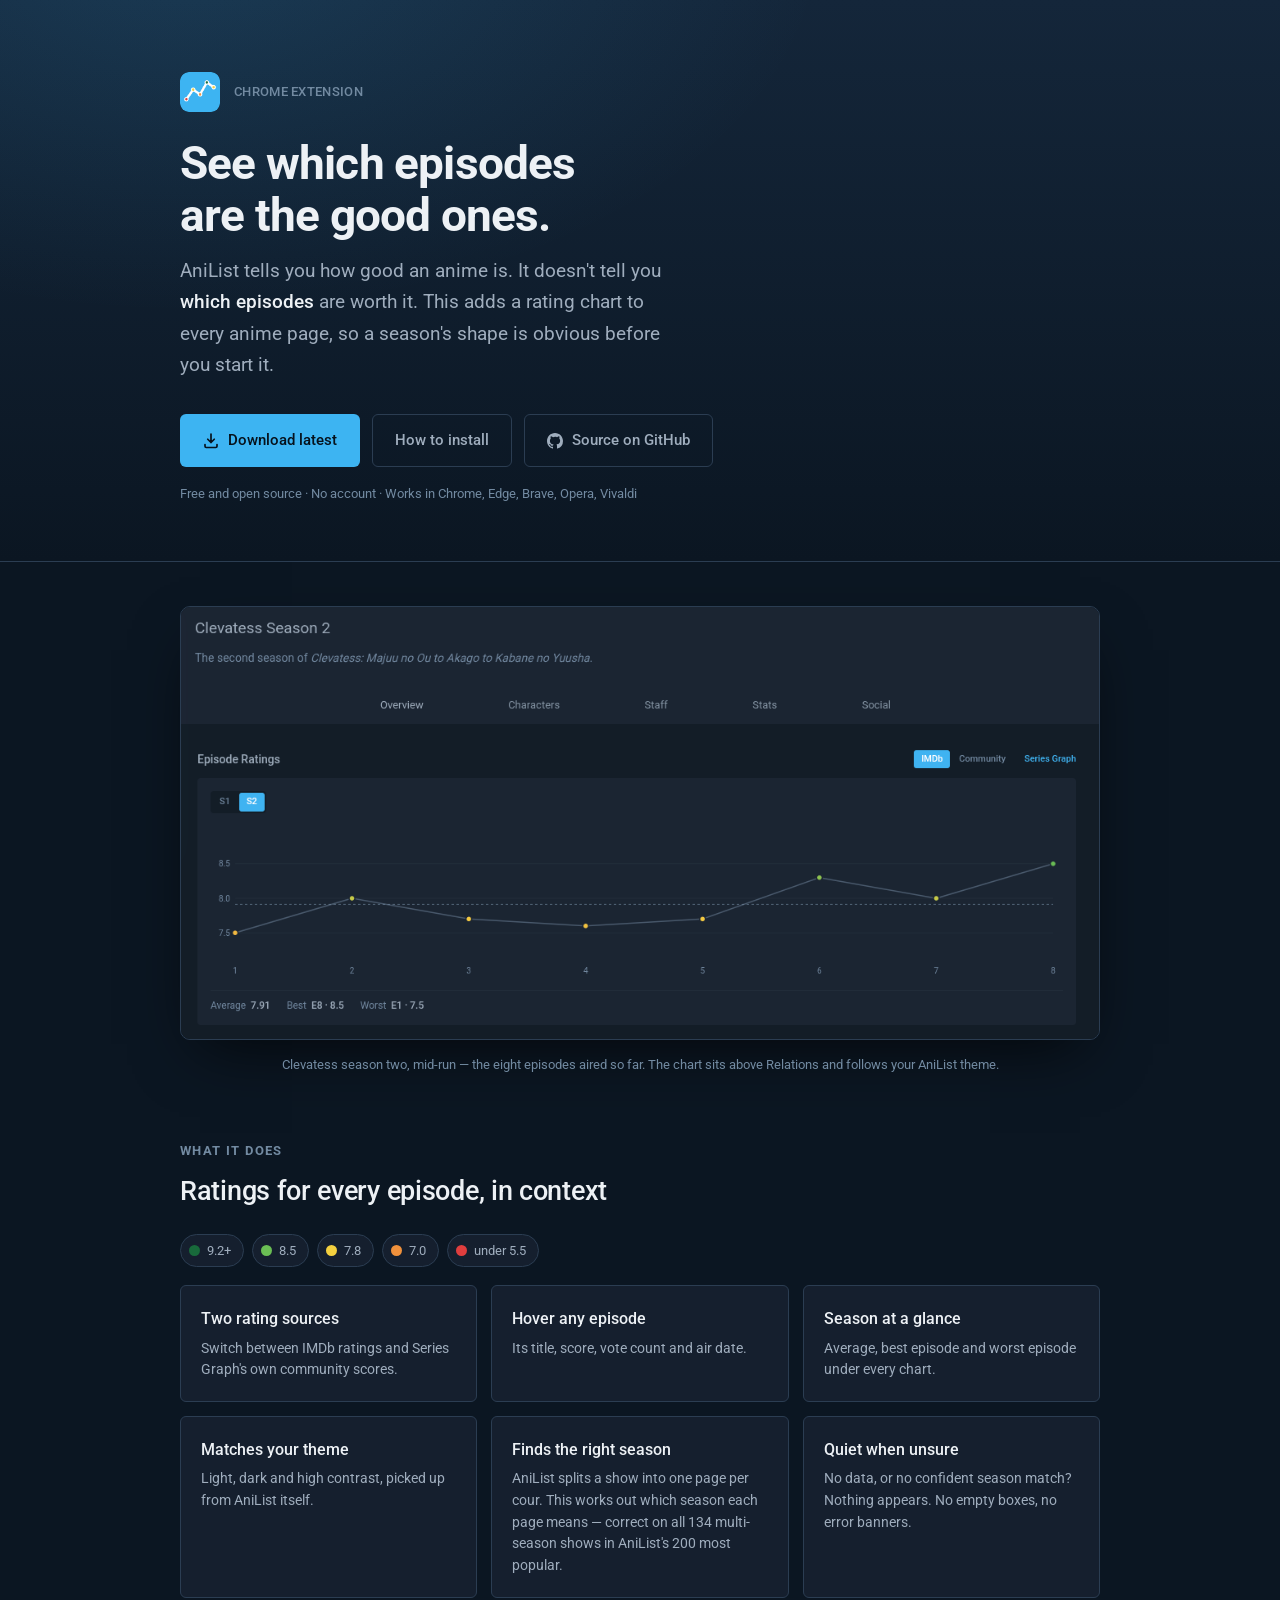
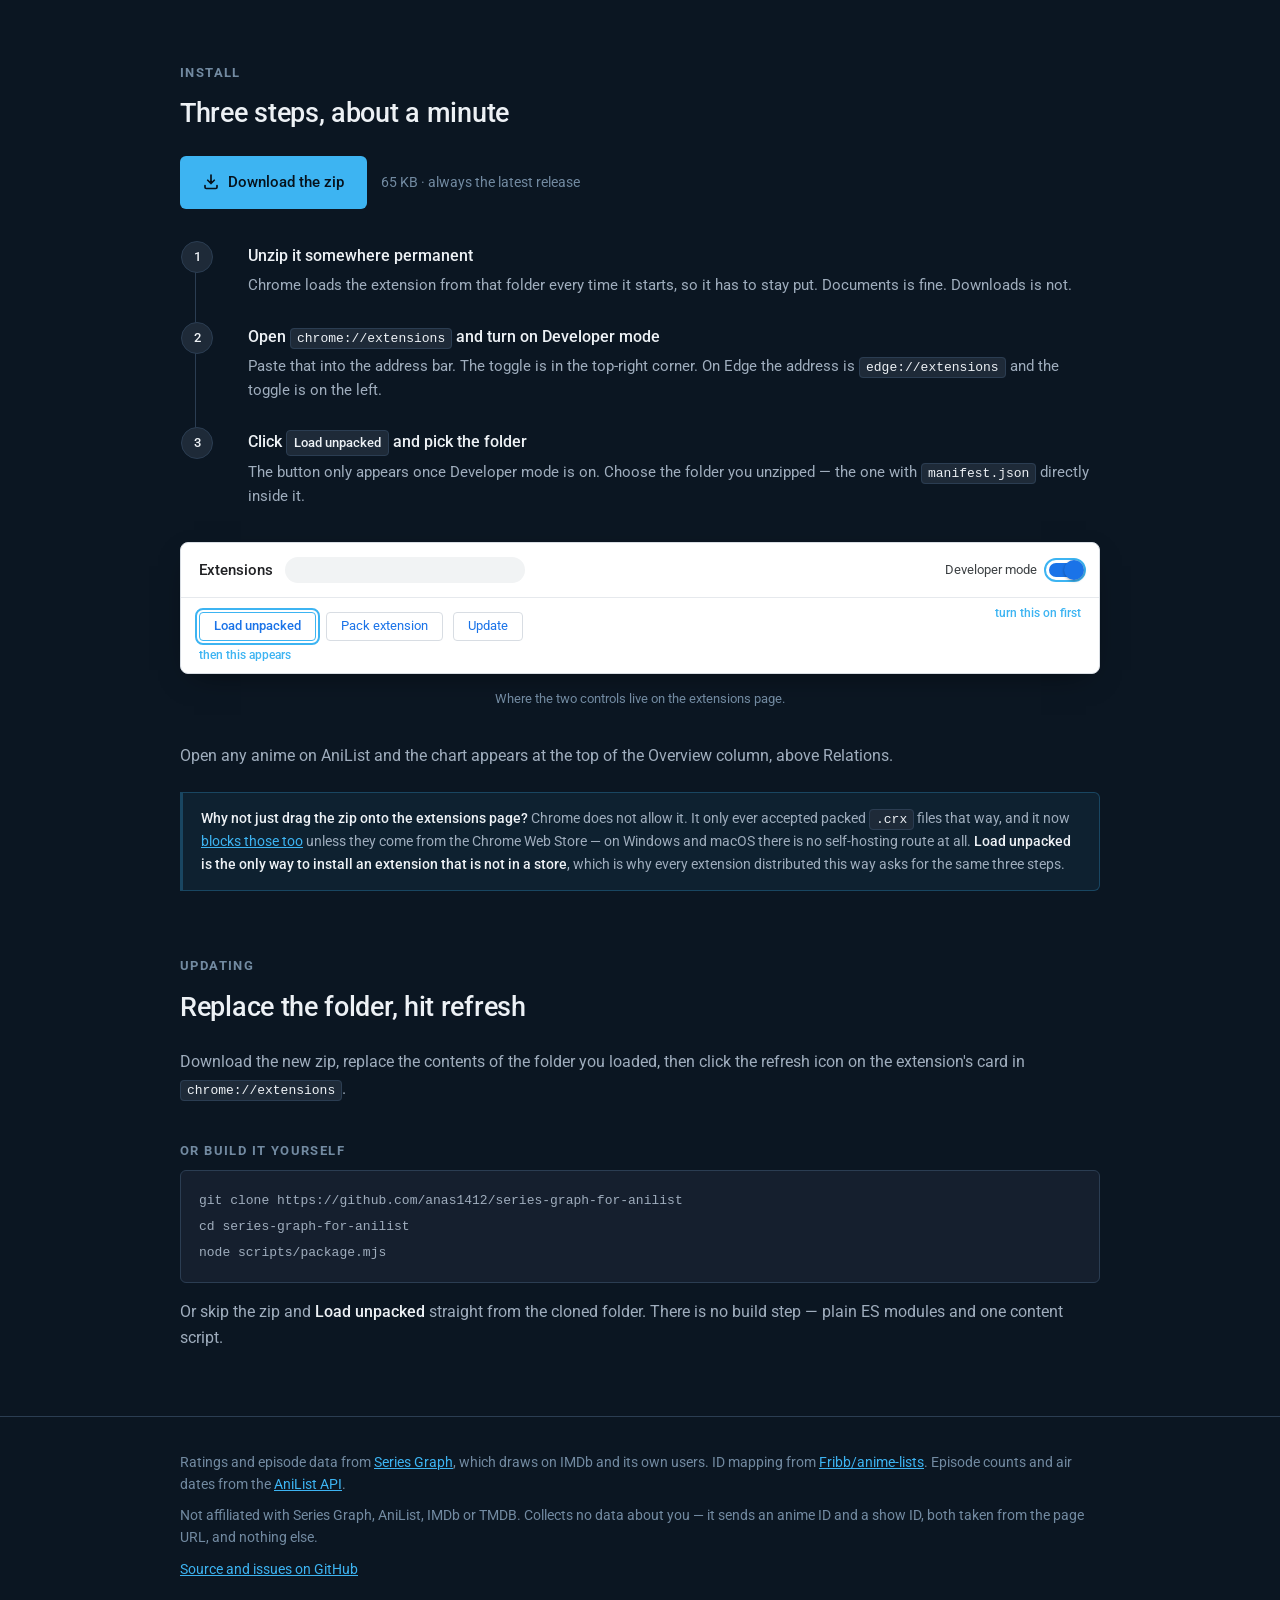
<file: docs/index.html>
<!doctype html>
<html lang="en">
<head>
<meta charset="utf-8">
<meta name="viewport" content="width=device-width, initial-scale=1">
<title>Episode Ratings for AniList</title>
<meta name="description" content="A Chrome extension that adds a per-episode rating chart to AniList anime pages.">
<meta property="og:title" content="Episode Ratings for AniList">
<meta property="og:description" content="See which episodes are the good ones, right on the AniList page.">
<meta property="og:type" content="website">
<link rel="icon" href="icon-128.png">
<link rel="preconnect" href="https://fonts.googleapis.com">
<link rel="preconnect" href="https://fonts.gstatic.com" crossorigin>
<link href="https://fonts.googleapis.com/css2?family=Roboto:wght@400;500;700&display=swap" rel="stylesheet">
<style>
  :root {
    --bg: #0b1622;
    --surface: #151f2e;
    --surface-2: #1e2a38;
    --line: #2b3d52;
    --text: #9fadbd;
    --bright: #edf1f5;
    --dim: #728aa1;
    --blue: #3db4f2;
    --green: #6abe54;
    --deep: #186a3b;
    --yellow: #f4d03f;
    --orange: #f0913c;
    --red: #e03e3e;
    --radius: 6px;
  }

  * { box-sizing: border-box; }

  html { scroll-behavior: smooth; }

  body {
    margin: 0;
    background: var(--bg);
    color: var(--text);
    font: 400 16px/1.65 Roboto, -apple-system, BlinkMacSystemFont, "Segoe UI", sans-serif;
    -webkit-font-smoothing: antialiased;
  }

  a { color: var(--blue); }

  .wrap { width: min(920px, 100% - 40px); margin: 0 auto; }

  /* ---------- hero ---------- */

  header {
    position: relative;
    padding: 72px 0 56px;
    background:
      radial-gradient(90% 120% at 15% -10%, rgba(61, 180, 242, 0.14) 0%, transparent 55%),
      linear-gradient(180deg, #14263a 0%, var(--bg) 100%);
    border-bottom: 1px solid var(--line);
    overflow: hidden;
  }

  .brand { display: flex; align-items: center; gap: 14px; margin-bottom: 26px; }
  .brand img { width: 40px; height: 40px; border-radius: 9px; }
  .brand span { font-size: 13px; font-weight: 500; color: var(--dim); letter-spacing: .3px; }

  h1 {
    margin: 0 0 14px;
    font-size: clamp(30px, 5.2vw, 46px);
    font-weight: 700;
    line-height: 1.12;
    letter-spacing: -0.8px;
    color: var(--bright);
  }

  .tagline { margin: 0 0 34px; font-size: clamp(16px, 2.2vw, 19px); max-width: 46ch; }
  .tagline b { color: var(--bright); font-weight: 500; }

  .actions { display: flex; flex-wrap: wrap; gap: 12px; align-items: center; }

  .btn {
    display: inline-flex; align-items: center; gap: 9px;
    padding: 13px 22px; border-radius: var(--radius);
    font-size: 15px; font-weight: 500; text-decoration: none;
    border: 1px solid transparent; transition: background .15s, border-color .15s;
  }
  .btn-main { background: var(--blue); color: #06121c; }
  .btn-main:hover { background: #5cc3f7; }
  .btn-ghost { border-color: var(--line); color: var(--text); }
  .btn-ghost:hover { border-color: var(--dim); color: var(--bright); }
  .btn svg { flex: 0 0 auto; }

  .meta { margin: 16px 0 0; font-size: 13px; color: var(--dim); }
  .meta code { color: var(--text); }

  /* ---------- shot ---------- */

  .shot { margin: 0; padding: 44px 0 64px; }
  .shot img {
    display: block; width: 100%; height: auto;
    border: 1px solid var(--line); border-radius: 10px;
    box-shadow: 0 24px 60px -20px rgba(0, 0, 0, .75);
  }
  .caption { margin: 14px 0 0; font-size: 13px; color: var(--dim); text-align: center; }

  /* ---------- sections ---------- */

  section { padding: 0 0 64px; }
  h2 {
    margin: 0 0 8px; font-size: 13px; font-weight: 700;
    letter-spacing: 1.4px; text-transform: uppercase; color: var(--dim);
  }
  h3 { margin: 0 0 20px; font-size: clamp(22px, 3.4vw, 27px); font-weight: 500; color: var(--bright); letter-spacing: -.3px; }

  .features { display: grid; grid-template-columns: repeat(auto-fit, minmax(230px, 1fr)); gap: 14px; }
  .feature { padding: 20px; background: var(--surface); border: 1px solid var(--line); border-radius: var(--radius); }
  .feature b { display: block; margin-bottom: 5px; color: var(--bright); font-weight: 500; }
  .feature p { margin: 0; font-size: 14px; line-height: 1.55; }

  /* ---------- steps ---------- */

  ol.steps { margin: 0; padding: 0; list-style: none; counter-reset: step; }
  ol.steps > li {
    counter-increment: step;
    position: relative;
    padding: 0 0 26px 52px;
    border-left: 1px solid var(--line);
    margin-left: 15px;
  }
  ol.steps > li:last-child { border-left-color: transparent; padding-bottom: 0; }
  ol.steps > li::before {
    content: counter(step);
    position: absolute; left: -15px; top: -2px;
    width: 30px; height: 30px; border-radius: 50%;
    background: var(--surface-2); border: 1px solid var(--line);
    color: var(--bright); font-size: 13px; font-weight: 500;
    display: grid; place-items: center;
  }
  ol.steps b { color: var(--bright); font-weight: 500; }
  ol.steps p { margin: 5px 0 0; font-size: 14.5px; }

  kbd {
    display: inline-block; padding: 2px 7px; border-radius: 4px;
    background: var(--surface-2); border: 1px solid var(--line);
    font: 500 13px/1.5 Roboto, sans-serif; color: var(--bright);
  }
  code {
    padding: 2px 6px; border-radius: 4px;
    background: var(--surface-2); border: 1px solid var(--line);
    font-family: ui-monospace, SFMono-Regular, Menlo, Consolas, monospace;
    font-size: 13px; color: var(--bright);
  }
  pre {
    margin: 0; padding: 16px 18px; overflow-x: auto;
    background: var(--surface); border: 1px solid var(--line); border-radius: var(--radius);
  }
  pre code { padding: 0; background: none; border: 0; font-size: 13px; line-height: 1.7; color: var(--text); }

  .note {
    margin-top: 22px; padding: 14px 18px;
    background: rgba(61, 180, 242, .07);
    border: 1px solid rgba(61, 180, 242, .25);
    border-left-width: 3px;
    border-radius: 0 var(--radius) var(--radius) 0;
    font-size: 14px;
  }
  .note b { color: var(--bright); font-weight: 500; }

  /* ---------- download row ---------- */

  .dl-row { display: flex; flex-wrap: wrap; align-items: center; gap: 14px; margin: 0 0 34px; }
  .dl-meta { font-size: 13.5px; color: var(--dim); }

  /* ---------- chrome UI diagram ---------- */

  .ui { margin: 34px 0 0; }
  .ui-chrome {
    background: #fff; border: 1px solid #d8dde3; border-radius: 8px;
    overflow: hidden; color: #202124;
    font: 400 13px/1 Roboto, sans-serif;
    box-shadow: 0 10px 30px -14px rgba(0, 0, 0, .6);
  }
  .ui-bar {
    display: flex; align-items: center; gap: 12px;
    padding: 14px 18px; border-bottom: 1px solid #e6e9ed; position: relative;
  }
  .ui-title { font-size: 15px; font-weight: 500; }
  .ui-search { flex: 1; height: 26px; max-width: 240px; border-radius: 13px; background: #f1f3f4; }
  .ui-toggle-label { margin-left: auto; font-size: 12.5px; color: #3c4043; }
  .ui-toggle {
    width: 32px; height: 14px; border-radius: 7px; background: #1a73e8;
    position: relative; flex: 0 0 auto;
    outline: 2px solid var(--blue); outline-offset: 3px;
  }
  .ui-toggle i {
    position: absolute; right: -3px; top: -3px;
    width: 20px; height: 20px; border-radius: 50%; background: #1a73e8;
    box-shadow: 0 1px 3px rgba(0, 0, 0, .35);
  }
  .ui-actions { display: flex; gap: 10px; padding: 14px 18px 32px; position: relative; }
  .ui-btn {
    padding: 7px 14px; border-radius: 4px; border: 1px solid #d8dde3;
    font-size: 12.5px; color: #1a73e8; background: #fff;
  }
  .ui-btn-hi { border-color: var(--blue); outline: 2px solid var(--blue); outline-offset: 2px; font-weight: 500; }

  .ui-pin {
    position: absolute; white-space: nowrap;
    font: 500 11.5px/1 Roboto, sans-serif; color: var(--blue);
  }
  .ui-pin-a { right: 18px; bottom: -22px; }
  .ui-pin-b { left: 18px; bottom: 11px; }

  .ui figcaption { margin: 14px 0 0; font-size: 13px; color: var(--dim); text-align: center; }

  @media (max-width: 620px) {
    .ui-search { display: none; }
    .ui-pin { display: none; }
    .ui-actions { flex-wrap: wrap; }
  }

  /* ---------- scale ---------- */

  .scale { display: flex; flex-wrap: wrap; gap: 8px; margin: 0 0 18px; }
  .chip {
    display: inline-flex; align-items: center; gap: 7px;
    padding: 5px 12px 5px 8px; border-radius: 100px;
    background: var(--surface); border: 1px solid var(--line);
    font-size: 13px;
  }
  .dot { width: 11px; height: 11px; border-radius: 50%; }

  /* ---------- footer ---------- */

  footer {
    padding: 34px 0 60px;
    border-top: 1px solid var(--line);
    font-size: 13.5px; color: var(--dim);
  }
  footer p { margin: 0 0 9px; }

  @media (max-width: 560px) {
    header { padding: 48px 0 40px; }
    .actions { flex-direction: column; align-items: stretch; }
    .btn { justify-content: center; }
  }
</style>
</head>
<body>

<header>
  <div class="wrap">
    <div class="brand">
      <img src="icon-128.png" alt="">
      <span>CHROME EXTENSION</span>
    </div>
    <h1>See which episodes<br>are the good ones.</h1>
    <p class="tagline">
      AniList tells you how good an anime is. It doesn't tell you <b>which episodes</b>
      are worth it. This adds a rating chart to every anime page, so a season's shape is
      obvious before you start it.
    </p>
    <div class="actions">
      <a class="btn btn-main"
         href="https://github.com/anas1412/series-graph-for-anilist/releases/latest/download/episode-ratings-for-anilist.zip">
        <svg width="16" height="16" viewBox="0 0 16 16" fill="currentColor" aria-hidden="true">
          <path d="M8 1v8.5M8 9.5 4.75 6.25M8 9.5l3.25-3.25" stroke="currentColor" stroke-width="1.7"
                stroke-linecap="round" stroke-linejoin="round" fill="none"/>
          <path d="M2 11.5v1.75A1.25 1.25 0 0 0 3.25 14.5h9.5A1.25 1.25 0 0 0 14 13.25V11.5"
                stroke="currentColor" stroke-width="1.7" stroke-linecap="round" fill="none"/>
        </svg>
        Download latest
      </a>
      <a class="btn btn-ghost" href="#install">How to install</a>
      <a class="btn btn-ghost" href="https://github.com/anas1412/series-graph-for-anilist">
        <svg width="16" height="16" viewBox="0 0 16 16" fill="currentColor" aria-hidden="true">
          <path d="M8 0C3.58 0 0 3.58 0 8c0 3.54 2.29 6.53 5.47 7.59.4.07.55-.17.55-.38
                   0-.19-.01-.82-.01-1.49-2.01.37-2.53-.49-2.69-.94-.09-.23-.48-.94-.82-1.13-.28-.15-.68-.52-.01-.53.63-.01
                   1.08.58 1.23.82.72 1.21 1.87.87 2.33.66.07-.52.28-.87.51-1.07-1.78-.2-3.64-.89-3.64-3.95
                   0-.87.31-1.59.82-2.15-.08-.2-.36-1.02.08-2.12 0 0 .67-.21 2.2.82a7.42 7.42 0 0 1 2-.27c.68 0
                   1.36.09 2 .27 1.53-1.04 2.2-.82 2.2-.82.44 1.1.16 1.92.08 2.12.51.56.82 1.27.82 2.15 0 3.07-1.87
                   3.75-3.65 3.95.29.25.54.73.54 1.48 0 1.07-.01 1.93-.01 2.2 0 .21.15.46.55.38A8.01 8.01 0 0 0 16
                   8c0-4.42-3.58-8-8-8z"/>
        </svg>
        Source on GitHub
      </a>
    </div>
    <p class="meta">Free and open source · No account · Works in Chrome, Edge, Brave, Opera, Vivaldi</p>
  </div>
</header>

<div class="shot">
  <div class="wrap">
    <img src="hero.png"
         alt="The AniList page for Clevatess Season 2 with an Episode Ratings chart added above the Relations section, plotting the eight episodes that have aired so far.">
    <p class="caption">Clevatess season two, mid-run — the eight episodes aired so far. The chart sits above Relations and follows your AniList theme.</p>
  </div>
</div>

<section>
  <div class="wrap">
    <h2>What it does</h2>
    <h3>Ratings for every episode, in context</h3>
    <div class="scale">
      <span class="chip"><span class="dot" style="background:var(--deep)"></span> 9.2+</span>
      <span class="chip"><span class="dot" style="background:var(--green)"></span> 8.5</span>
      <span class="chip"><span class="dot" style="background:var(--yellow)"></span> 7.8</span>
      <span class="chip"><span class="dot" style="background:var(--orange)"></span> 7.0</span>
      <span class="chip"><span class="dot" style="background:var(--red)"></span> under 5.5</span>
    </div>
    <div class="features">
      <div class="feature">
        <b>Two rating sources</b>
        <p>Switch between IMDb ratings and Series Graph's own community scores.</p>
      </div>
      <div class="feature">
        <b>Hover any episode</b>
        <p>Its title, score, vote count and air date.</p>
      </div>
      <div class="feature">
        <b>Season at a glance</b>
        <p>Average, best episode and worst episode under every chart.</p>
      </div>
      <div class="feature">
        <b>Matches your theme</b>
        <p>Light, dark and high contrast, picked up from AniList itself.</p>
      </div>
      <div class="feature">
        <b>Finds the right season</b>
        <p>AniList splits a show into one page per cour. This works out which season each page means — correct on all 134 multi-season shows in AniList's 200 most popular.</p>
      </div>
      <div class="feature">
        <b>Quiet when unsure</b>
        <p>No data, or no confident season match? Nothing appears. No empty boxes, no error banners.</p>
      </div>
    </div>
  </div>
</section>

<section id="install">
  <div class="wrap">
    <h2>Install</h2>
    <h3>Three steps, about a minute</h3>

    <div class="dl-row">
      <a class="btn btn-main"
         href="https://github.com/anas1412/series-graph-for-anilist/releases/latest/download/episode-ratings-for-anilist.zip">
        <svg width="16" height="16" viewBox="0 0 16 16" aria-hidden="true">
          <path d="M8 1v8.5M8 9.5 4.75 6.25M8 9.5l3.25-3.25" stroke="currentColor" stroke-width="1.7"
                stroke-linecap="round" stroke-linejoin="round" fill="none"/>
          <path d="M2 11.5v1.75A1.25 1.25 0 0 0 3.25 14.5h9.5A1.25 1.25 0 0 0 14 13.25V11.5"
                stroke="currentColor" stroke-width="1.7" stroke-linecap="round" fill="none"/>
        </svg>
        Download the zip
      </a>
      <span class="dl-meta">65&nbsp;KB · always the latest release</span>
    </div>

    <ol class="steps">
      <li>
        <b>Unzip it somewhere permanent</b>
        <p>Chrome loads the extension from that folder every time it starts, so it has to
        stay put. Documents is fine. Downloads is not.</p>
      </li>
      <li>
        <b>Open <code>chrome://extensions</code> and turn on Developer mode</b>
        <p>Paste that into the address bar. The toggle is in the top-right corner. On Edge
        the address is <code>edge://extensions</code> and the toggle is on the left.</p>
      </li>
      <li>
        <b>Click <kbd>Load unpacked</kbd> and pick the folder</b>
        <p>The button only appears once Developer mode is on. Choose the folder you
        unzipped — the one with <code>manifest.json</code> directly inside it.</p>
      </li>
    </ol>

    <figure class="ui">
      <div class="ui-chrome">
        <div class="ui-bar">
          <span class="ui-title">Extensions</span>
          <span class="ui-search"></span>
          <span class="ui-toggle-label">Developer mode</span>
          <span class="ui-toggle"><i></i></span>
          <span class="ui-pin ui-pin-a">turn this on first</span>
        </div>
        <div class="ui-actions">
          <span class="ui-btn ui-btn-hi">Load unpacked</span>
          <span class="ui-btn">Pack extension</span>
          <span class="ui-btn">Update</span>
          <span class="ui-pin ui-pin-b">then this appears</span>
        </div>
      </div>
      <figcaption>Where the two controls live on the extensions page.</figcaption>
    </figure>

    <p style="margin:34px 0 0">
      Open any anime on AniList and the chart appears at the top of the Overview column,
      above Relations.
    </p>

    <div class="note">
      <b>Why not just drag the zip onto the extensions page?</b>
      Chrome does not allow it. It only ever accepted packed <code>.crx</code> files that
      way, and it now
      <a href="https://developer.chrome.com/docs/extensions/how-to/distribute/host-on-linux">blocks
      those too</a> unless they come from the Chrome Web Store — on Windows and macOS there
      is no self-hosting route at all. <b>Load unpacked is the only way to install an
      extension that is not in a store</b>, which is why every extension distributed this
      way asks for the same three steps.
    </div>
  </div>
</section>

<section>
  <div class="wrap">
    <h2>Updating</h2>
    <h3>Replace the folder, hit refresh</h3>
    <p style="margin:0 0 18px">
      Download the new zip, replace the contents of the folder you loaded, then click the
      refresh icon on the extension's card in <code>chrome://extensions</code>.
    </p>
    <h2 style="margin-top:38px">Or build it yourself</h2>
    <pre><code>git clone https://github.com/anas1412/series-graph-for-anilist
cd series-graph-for-anilist
node scripts/package.mjs</code></pre>
    <p style="margin:16px 0 0">
      Or skip the zip and <b style="color:var(--bright);font-weight:500">Load unpacked</b>
      straight from the cloned folder. There is no build step — plain ES modules and one
      content script.
    </p>
  </div>
</section>

<footer>
  <div class="wrap">
    <p>
      Ratings and episode data from <a href="https://seriesgraph.com">Series Graph</a>, which
      draws on IMDb and its own users. ID mapping from
      <a href="https://github.com/Fribb/anime-lists">Fribb/anime-lists</a>. Episode counts
      and air dates from the <a href="https://anilist.gitbook.io/anilist-apiv2-docs/">AniList API</a>.
    </p>
    <p>
      Not affiliated with Series Graph, AniList, IMDb or TMDB. Collects no data about you —
      it sends an anime ID and a show ID, both taken from the page URL, and nothing else.
    </p>
    <p><a href="https://github.com/anas1412/series-graph-for-anilist">Source and issues on GitHub</a></p>
  </div>
</footer>

</body>
</html>
</file>
